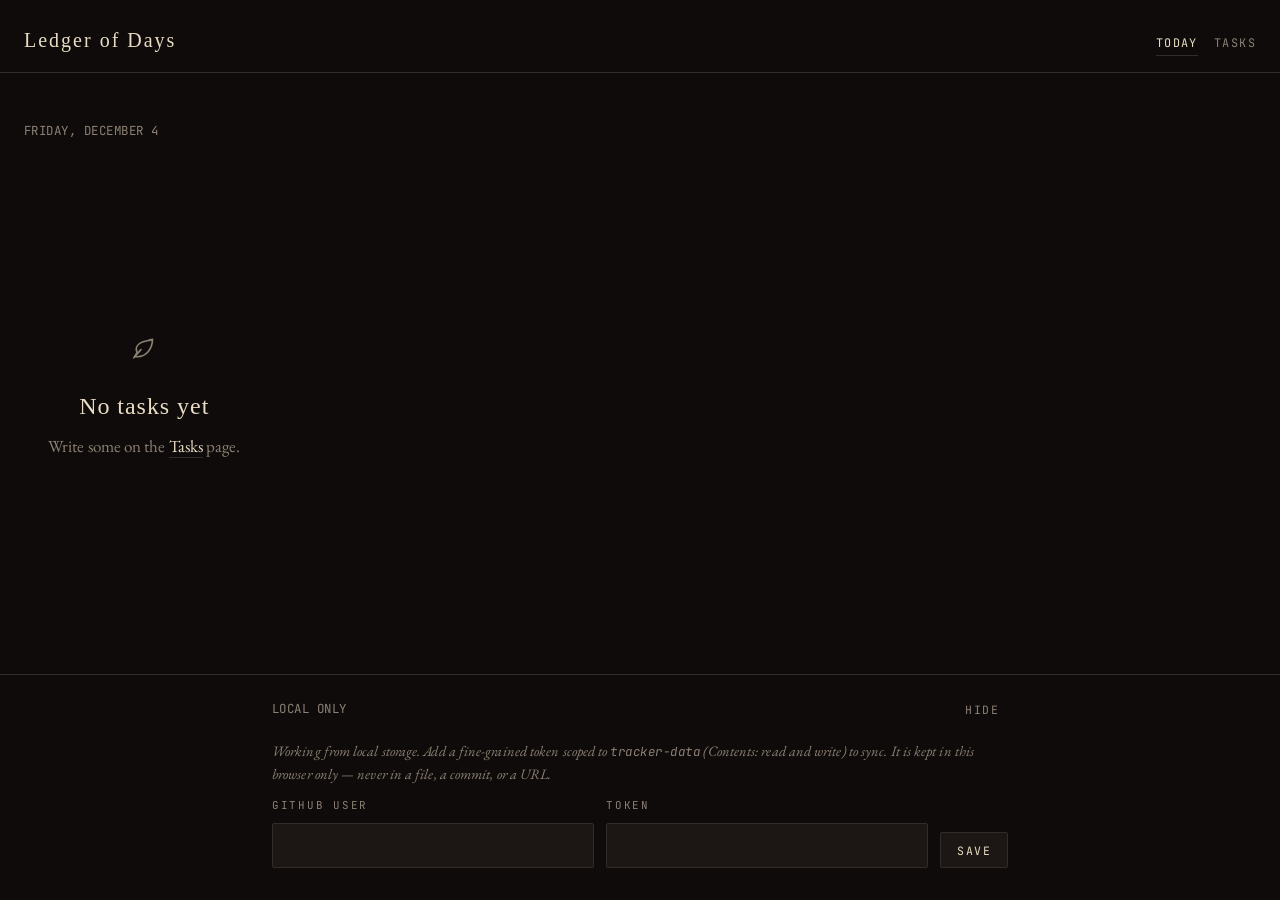
<file: index.html>
<!doctype html>
<html lang="en">
<head>
<meta charset="utf-8">
<meta name="viewport" content="width=device-width, initial-scale=1">
<title>Today &middot; Ledger of Days</title>
<meta name="color-scheme" content="dark">
<link rel="preconnect" href="https://fonts.googleapis.com">
<link rel="preconnect" href="https://fonts.gstatic.com" crossorigin>
<link rel="stylesheet" href="https://fonts.googleapis.com/css2?family=EB+Garamond:ital,wght@0,400;0,500;1,400&family=IM+Fell+English+SC&family=JetBrains+Mono:wght@400;500&display=swap">
<link rel="stylesheet" href="style.css?v=7d325351">
</head>
<body data-page="home">

<header class="masthead">
  <h1 class="masthead__title">Ledger of Days</h1>
  <nav class="masthead__nav">
    <a href="index.html" aria-current="page">Today</a>
    <a href="tasks.html">Tasks</a>
  </nav>
</header>

<p class="dateline mono" id="dateline"></p>

<main class="wrap">
  <div class="stage" id="stage"></div>
  <button class="sync-peek" id="syncPeek" type="button" hidden
          aria-controls="sync" aria-expanded="false" aria-label="Show sync details">
    <svg viewBox="0 0 24 24" fill="none" stroke="currentColor" stroke-width="1.5"
         stroke-linecap="round" stroke-linejoin="round" aria-hidden="true"><path d="m6 9 6 6 6-6"/></svg>
  </button>
  <aside class="kept" id="kept" hidden></aside>
</main>

<footer class="sync" id="sync"></footer>

<script src="app.js?v=b02cedce" defer></script>
</body>
</html>
</file>
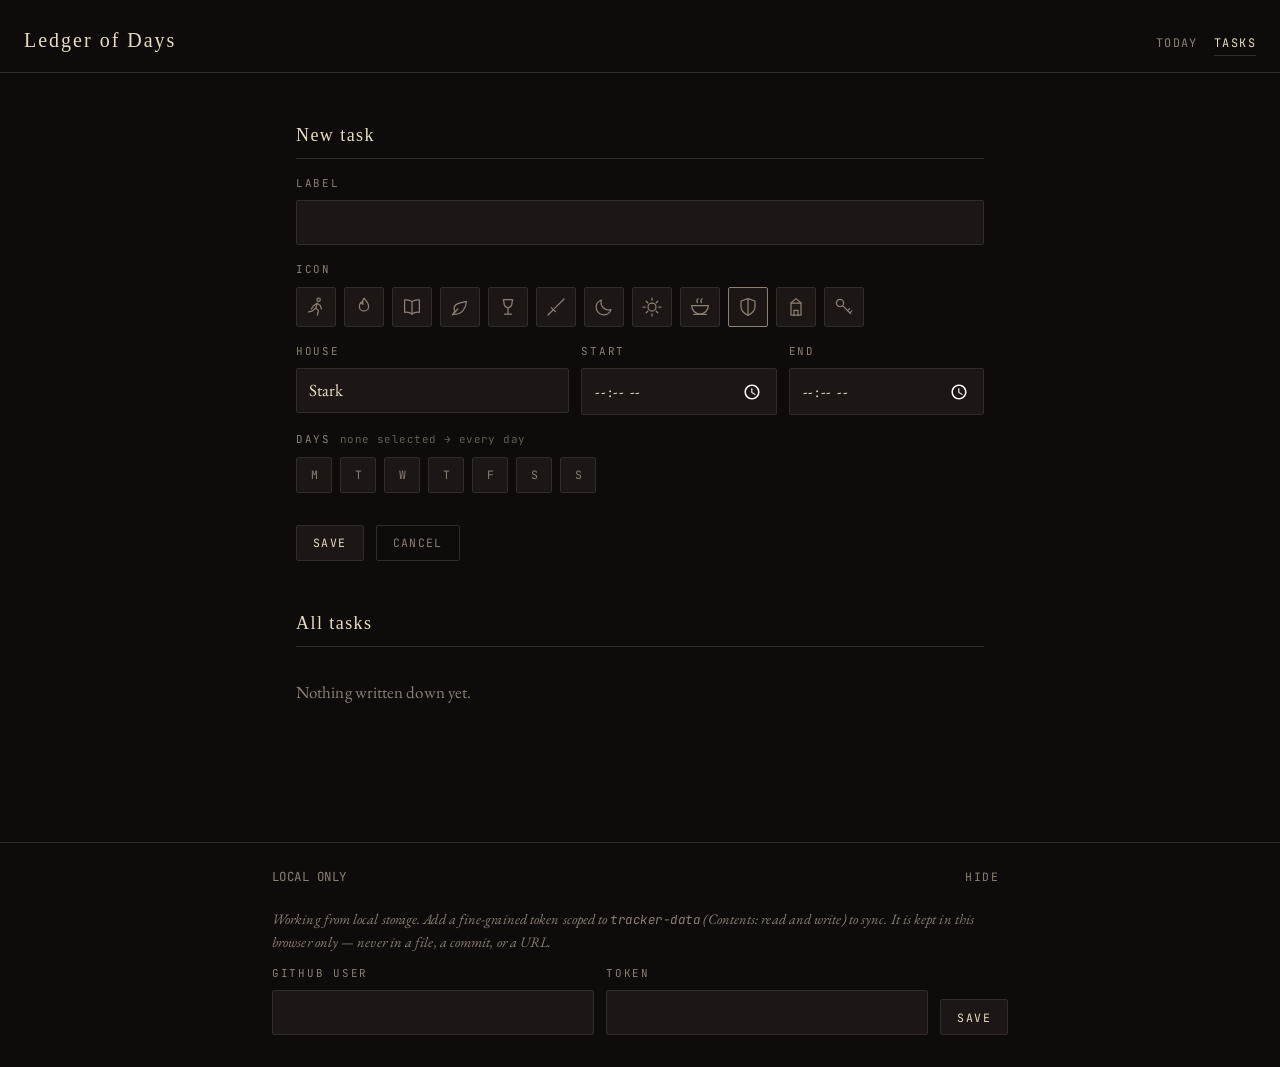
<file: tasks.html>
<!doctype html>
<html lang="en">
<head>
<meta charset="utf-8">
<meta name="viewport" content="width=device-width, initial-scale=1">
<title>Tasks &middot; Ledger of Days</title>
<meta name="color-scheme" content="dark">
<link rel="preconnect" href="https://fonts.googleapis.com">
<link rel="preconnect" href="https://fonts.gstatic.com" crossorigin>
<link rel="stylesheet" href="https://fonts.googleapis.com/css2?family=EB+Garamond:ital,wght@0,400;0,500;1,400&family=IM+Fell+English+SC&family=JetBrains+Mono:wght@400;500&display=swap">
<link rel="stylesheet" href="style.css?v=7d325351">
</head>
<body data-page="tasks">

<header class="masthead">
  <h1 class="masthead__title">Ledger of Days</h1>
  <nav class="masthead__nav">
    <a href="index.html">Today</a>
    <a href="tasks.html" aria-current="page">Tasks</a>
  </nav>
</header>

<main class="wrap wrap--wide">

  <section class="panel">
    <h2 class="panel__title" id="formTitle">New task</h2>
    <form class="form" id="taskForm" novalidate>
      <input type="hidden" id="f_id">

      <label class="field">
        <span class="field__label">Label</span>
        <input class="input" id="f_label" maxlength="60" autocomplete="off" required>
      </label>

      <fieldset class="field">
        <legend class="field__label">Icon</legend>
        <div class="picker" id="f_icon"></div>
      </fieldset>

      <div class="field field--split">
        <label>
          <span class="field__label">House</span>
          <select class="input" id="f_color"></select>
        </label>
        <label>
          <span class="field__label">Start</span>
          <input class="input mono" id="f_start" type="time" required>
        </label>
        <label>
          <span class="field__label">End</span>
          <input class="input mono" id="f_end" type="time" required>
        </label>
      </div>

      <fieldset class="field">
        <legend class="field__label">Days <em class="field__note">none selected &rarr; every day</em></legend>
        <div class="days" id="f_days"></div>
      </fieldset>

      <p class="form__error mono" id="f_error" role="alert"></p>

      <div class="form__actions">
        <button class="btn btn--primary" type="submit">Save</button>
        <button class="btn" type="button" id="f_cancel">Cancel</button>
      </div>
    </form>
  </section>

  <section class="panel">
    <h2 class="panel__title">All tasks</h2>
    <ul class="list" id="taskList"></ul>
  </section>

</main>

<footer class="sync" id="sync"></footer>

<script src="app.js?v=b02cedce" defer></script>
</body>
</html>
</file>
<file: style.css>
/* ---------------------------------------------------------------- tokens */

:root {
  --ash:       #0E0B0A;
  --iron:      #1C1715;
  --soot:      #332B27;
  --parchment: #E8DCC4;
  --dust:      #8C8074;

  --accent: var(--dust);

  --display: "IM Fell English SC", Georgia, serif;
  --body:    "EB Garamond", Georgia, serif;
  --mono:    "JetBrains Mono", ui-monospace, monospace;

  --r: 2px;
  --hair: 1px solid var(--soot);

  --s1: .25rem; --s2: .5rem;  --s3: .75rem; --s4: 1rem;
  --s5: 1.5rem; --s6: 2rem;   --s7: 3rem;   --s8: 4.5rem;
}

[data-house="targaryen"] { --accent: #B4131A; }
[data-house="stark"]     { --accent: #8FA3B0; }
[data-house="lannister"] { --accent: #C9A227; }
[data-house="tyrell"]    { --accent: #4E7A3E; }
[data-house="greyjoy"]   { --accent: #2E5D6B; }
[data-house="martell"]   { --accent: #C25A1E; }
[data-house="arryn"]     { --accent: #7FA8D9; }

/* ------------------------------------------------------------------ base */

*, *::before, *::after { box-sizing: border-box; }

html { -webkit-text-size-adjust: 100%; }

body {
  margin: 0;
  overflow-x: hidden;
  background: var(--ash);
  color: var(--parchment);
  font: 400 1.0625rem/1.6 var(--body);
  letter-spacing: .005em;
}

h1, h2, h3 { margin: 0; font-weight: 400; }
p { margin: 0; }
ul { margin: 0; padding: 0; list-style: none; }

a { color: var(--parchment); text-decoration: none; }

.mono { font-family: var(--mono); font-size: .78rem; letter-spacing: .04em; }

.visually-hidden {
  position: absolute; width: 1px; height: 1px;
  margin: -1px; padding: 0; overflow: hidden;
  clip: rect(0 0 0 0); white-space: nowrap;
}

:focus-visible { outline: 1px solid var(--accent); outline-offset: 2px; }

/* -------------------------------------------------------------- masthead */

.masthead {
  display: flex; align-items: baseline; justify-content: space-between;
  gap: var(--s4);
  padding: var(--s5) var(--s5) var(--s4);
  border-bottom: var(--hair);
}

.masthead__title {
  font-family: var(--display);
  font-size: 1.25rem;
  letter-spacing: .1em;
  color: var(--parchment);
}

.masthead__nav { display: flex; gap: var(--s4); }

.masthead__nav a {
  font-family: var(--mono);
  font-size: .74rem;
  letter-spacing: .12em;
  text-transform: uppercase;
  color: var(--dust);
  padding-bottom: 2px;
  border-bottom: 1px solid transparent;
}
.masthead__nav a:hover { color: var(--parchment); }
.masthead__nav a[aria-current="page"] {
  color: var(--parchment);
  border-bottom-color: var(--soot);
}

/* ----------------------------------------------------------------- shell */

.wrap {
  max-width: 34rem;
  margin: 0 auto;
  padding: var(--s7) var(--s5) var(--s8);
}
.wrap--wide { max-width: 46rem; }

/* Home runs down the left edge, in line with the masthead title, rather than
   floating in a centred column with the page's weight off to one side. */
[data-page="home"] .wrap { margin-left: 0; }

/* Home is short, so it sat at the top with the rest of the window empty below.
   The masthead stays put and the content takes the space that is left, centred
   in it. `flex: 1 1 auto` rather than a fixed height, so a window too small for
   the content grows and scrolls normally instead of clipping its own top. */
[data-page="home"] { min-height: 100vh; display: flex; flex-direction: column; }
[data-page="home"] .wrap {
  flex: 1 1 auto;
  display: flex; flex-direction: column; justify-content: center;
}

/* The polygon alone is centred on the viewport, not on its column. Its left
   edge starts at the wrap's padding, so shifting it by half the viewport less
   that padding and half its own width lands it dead centre. Nothing else on
   Home moves. */
[data-page="home"] .poly {
  margin-left: calc(50vw - var(--s5) - var(--poly-w) / 2);
}

/* The bar and its hint centre on the viewport too, under the polygon.

   They used to do it the way the polygon does — sized to their content, then
   pulled back by `translateX(-50%)`, since half of *your own* width is a thing
   only a transform can express. That worked until the piece stopped being torn
   down and rebuilt half a second after a click. A transform makes its element a
   composited layer, the content width changes with every task label, and a
   layer that resizes during a synchronous re-render leaves whatever now sticks
   out beyond its new box unpainted. The result was a ghost of the previous
   right-hand arrow, frozen mid-hover, sitting to the right of the real one.

   So: span the viewport at a width that never changes, and let the row centre
   its own children. `.wrap` on Home starts at the padding edge and its
   max-width only caps how far the *column* runs, so starting here and running
   `100vw - 2 * s5` lands both edges exactly on the viewport's margins. No
   transform, no layer, nothing to leave behind. */
[data-page="home"] .piece__bar,
[data-page="home"] .piece__hint {
  width: calc(100vw - 2 * var(--s5));
  justify-content: center;
  text-align: center;
}

/* Below this `.piece` takes on `var(--s4)` of padding, so these no longer start
   at the wrap's padding edge and the span above overshoots by exactly that,
   off the right-hand side. Same arithmetic, one more inset to subtract. */
@media (max-width: 34rem) {
  [data-page="home"] .piece__bar,
  [data-page="home"] .piece__hint {
    width: calc(100vw - 2 * var(--s5) - 2 * var(--s4));
  }
}

.dateline {
  color: var(--dust);
  text-transform: uppercase;
}
/* The date sits at the top left, under the masthead. It lives outside .wrap so
   the vertical centring there moves the illustration and not the date. */
[data-page="home"] .dateline {
  margin-bottom: 0;
  padding: var(--s7) var(--s5) 0;
}

/* ------------------------------------------------------------------ icon */

.icon {
  width: 1.5rem; height: 1.5rem;
  flex: none;
  color: var(--accent);
}
.icon--hero { width: 2.5rem; height: 2.5rem; }

/* ----------------------------------------------------------- the piece */

.stage { position: relative; }

/* One layer. No card, no surface, no rule beneath the art — the illustration
   sits directly on the page and the bar reads as part of it. */
.piece {
  position: relative;
  padding: 0;
}

/* The art carries the page, so give it room and a fixed square to sit in —
   a shifting box would make the facets jump on every re-render. */
.piece__art {
  display: grid; place-items: center start;
  padding: 0 0 var(--s5);
}
.poly {
  --poly-w: min(56vh, 20rem);
  width: var(--poly-w);
  max-width: 100%;
  aspect-ratio: 1;
  display: block;
  overflow: visible;
}

/* The loop: facets breathe out of phase, so the form never sits quite still.
   Opacity only — no glow, no filter. */
.poly polygon {
  animation: facet 5.2s ease-in-out infinite;
  animation-delay: calc(var(--i) * .09s);
}
/* Starts at full, because that is where a morph leaves off. Starting at .82
   made every facet dip the instant the transition handed back to the loop. */
@keyframes facet {
  0%, 100% { opacity: 1; }
  50%      { opacity: .82; }
}

/* The runner's limbs swing about their joints. The group carries the swing so
   the facets inside keep their own idle and shatter animations underneath;
   `view-box` puts transform-origin in the artwork's own 0..100 coordinates,
   which is where the shoulders and hips are. Opposite arm with opposite leg. */
.limb { transform-box: view-box; }

/* .72s per full cycle. At 1s it read as a march; a runner's cadence is quicker
   than the eye expects. Arms sweep 52deg, legs 58deg — the arms must swing the
   lesser of the two, or it turns into flailing.

   `linear`, not `ease-in-out`. With four keyframes, easing decelerates into
   every one of them, and four dead stops per cycle is a jig. A gait has no
   stops in it; the keyframes themselves carry the timing. */
.limb--armA { transform-origin: 58px 27px;   animation: arm-a   .72s linear infinite; }
.limb--armB { transform-origin: 51px 28px;   animation: arm-b   .72s linear infinite; }
.limb--legA { transform-origin: 55px 52px;   animation: hip-a   .72s linear infinite; }
.limb--legB { transform-origin: 47px 53px;   animation: hip-b   .72s linear infinite; }

/* The knee is the whole difference. A leg that swings rigid from the hip is a
   pendulum, and a pendulum reads as dancing. It folds hard through the recovery
   and extends as the foot comes down. Origins are the knees. */
.limb--legA-lower { transform-origin: 47px 67px;     animation: knee-a .72s linear infinite; }
.limb--legB-lower { transform-origin: 55.5px 67.7px; animation: knee-b .72s linear infinite; }

/* Rotations are RELATIVE to the drawn pose, which is itself mid-stride: the far
   leg reaching forward 30deg, the near leg trailing 28deg. So every keyframe is
   `drawn angle - wanted angle`, and 0deg means "as drawn", not "hanging down".
   Getting this wrong is what was broken — keyframes centred on zero swung each
   leg about the split it was already drawn at, so the legs only opened wider and
   narrower and never passed each other. A run is a scissor. The thigh gap now
   goes 58, -23, -58, 23 across the cycle: the legs cross twice, as they must.
   Negative swings the foot forward, positive back. */
@keyframes hip-a {
  0%, 100% { transform: rotate(0deg); }     /* trailing, toe about to leave */
  25%      { transform: rotate(-46deg); }   /* recovery — knee drives through */
  50%      { transform: rotate(-58deg); }   /* reaching forward for the strike */
  75%      { transform: rotate(-23deg); }   /* planted, body passing over it */
}
@keyframes hip-b {
  0%, 100% { transform: rotate(0deg); }
  25%      { transform: rotate(35deg); }
  50%      { transform: rotate(58deg); }
  75%      { transform: rotate(12deg); }
}

/* Nested inside the thigh, so these are flexion — how much the shin folds back
   from wherever the thigh currently points. The 70deg peak lands on the slot
   where the hip has already swung the knee forward; fold it while the thigh is
   still vertical and the heel just sweeps backward at hip height, which is a
   hurdle, not a stride. Knee forward + heel tucked is the recovery. */
@keyframes knee-a {
  0%, 100% { transform: rotate(0deg); }
  25%      { transform: rotate(70deg); }
  50%      { transform: rotate(-3deg); }
  75%      { transform: rotate(-13deg); }
}
@keyframes knee-b {
  0%, 100% { transform: rotate(0deg); }
  25%      { transform: rotate(-10deg); }
  50%      { transform: rotate(3deg); }
  75%      { transform: rotate(73deg); }
}

/* The elbow stays where it was drawn — a runner holds it fixed and swings from
   the shoulder, so there is nothing here to animate. */
@keyframes arm-a {
  0%, 100% { transform: rotate(0deg); }
  25%      { transform: rotate(23deg); }
  50%      { transform: rotate(52deg); }
  75%      { transform: rotate(29deg); }
}
@keyframes arm-b {
  0%, 100% { transform: rotate(0deg); }
  25%      { transform: rotate(-23deg); }
  50%      { transform: rotate(-52deg); }
  75%      { transform: rotate(-29deg); }
}

/* The body rises and falls twice per stride, and it has to agree with the legs:
   up when they are at full split and carrying nothing, down as one comes under
   the body and takes the weight. Half this cycle is one stride, so its 0% must
   line up with the limbs' 0% and 50% — the two split poses. Run it the other way
   round and the figure sinks as it leaps, which is the gliding, boneless look.

   Hooked on `.limb--legA`, not `.limb` — every subject has moving parts now,
   and a bobbing goblet is a spilled one. */
.poly:has(.limb--legA) { animation: bob .36s ease-in-out infinite; }
@keyframes bob {
  0%, 100% { transform: translateY(-1.8%); }  /* legs split, weight off both */
  50%      { transform: translateY(0); }      /* mid-stance, weight on one */
}
/* The morph runs on a flat SVG with no limb groups in it at all, so the bob and
   the limbs simply have nothing to attach to while a piece is rearranging.
   There is no class to suppress them with, and none needed. */

/* ---------------------------------------------------------------------------
   Every other subject moves too. One characteristic part each — the thing that
   would actually move if the object were in front of you — held slow and small.
   The runner is the exception above: it is a whole gait, not a detail.

   Periods are deliberately unrelated (2.3s, 3.4s, 5.8s, 11s...). Round numbers
   drift into sync with each other and with the 5.2s facet loop, and two things
   ticking together is the one thing that reads as a screensaver.

   Everything here is a transform or a group opacity, so it composes with the
   per-facet idle loop underneath rather than replacing it. */

/* Sun. Nine rays, so a ninth of a turn is 40deg and the loop closes on itself:
   it reads as one continuous rotation, never as a cycle restarting. */
.limb--rays { transform-origin: 50px 50px; animation: sun-turn 34s linear infinite; }
@keyframes sun-turn { to { transform: rotate(40deg); } }

/* Moon. Tips the way a thing hanging in the dark does. */
.limb--moonTip { transform-origin: 50px 50px; animation: moon-tip 11s ease-in-out infinite; }
@keyframes moon-tip {
  0%, 100% { transform: rotate(-4deg); }
  50%      { transform: rotate(4deg); }
}

/* Book. The leaf lifts and settles. Narrowing toward the spine is what a page
   turning does in profile — rotating it would only tilt the whole leaf. It
   holds still for most of the loop, because a page that turns continuously is
   a fan. */
.limb--leaf { transform-origin: 51px 48px; animation: leaf-turn 6.4s ease-in-out infinite; }
@keyframes leaf-turn {
  0%, 70%, 100% { transform: scaleX(1); }
  85%           { transform: scaleX(.78); }
}

/* Blade and shield are both planted point-down, so both swing from the point
   rather than the middle. The shield is the heavier of the two. */
.limb--blade  { transform-origin: 50px 92px; animation: blade-sway  7.6s ease-in-out infinite; }
.limb--shield { transform-origin: 50px 81px; animation: shield-rock 9.2s ease-in-out infinite; }
@keyframes blade-sway {
  0%, 100% { transform: rotate(-2.4deg); }
  50%      { transform: rotate(2.4deg); }
}
@keyframes shield-rock {
  0%, 100% { transform: rotate(-1.6deg); }
  50%      { transform: rotate(1.6deg); }
}

/* Tower. The pennant flaps; the masonry does not. Flapping is scaleX about the
   mast — the flag turns edge-on and back, which is the real motion. */
.limb--pennant { transform-origin: 51px 7px; animation: pennant 2.3s ease-in-out infinite; }
@keyframes pennant {
  0%, 100% { transform: scaleX(1)   translateY(0); }
  35%      { transform: scaleX(.62) translateY(.5px); }
  70%      { transform: scaleX(.88) translateY(-.4px); }
}

/* Flame. Two tongues wavering inside a silhouette that holds still, at rates
   that do not divide into each other, or the whole thing pulses like a heart. */
.limb--flameMid  { transform-origin: 50px 74px; animation: waver-a 1.9s ease-in-out infinite; }
.limb--flameCore { transform-origin: 50px 71px; animation: waver-b 1.3s ease-in-out infinite; }
@keyframes waver-a {
  0%, 100% { transform: scaleY(1)    skewX(0deg); }
  30%      { transform: scaleY(1.07) skewX(-3deg); }
  65%      { transform: scaleY(.95)  skewX(2.4deg); }
}
@keyframes waver-b {
  0%, 100% { transform: scaleY(1)    skewX(0deg); }
  40%      { transform: scaleY(1.12) skewX(3.4deg); }
  75%      { transform: scaleY(.93)  skewX(-2deg); }
}

/* Piano. Two keys struck off the beat. They travel about a unit — a key you can
   watch descend is a trapdoor; the strike should be quicker than the eye. */
.limb--keyA { animation: press 3.1s ease-out infinite; }
.limb--keyB { animation: press 3.1s ease-out infinite 1.15s; }
@keyframes press {
  0%, 10%, 100% { transform: translateY(0); }
  3%            { transform: translateY(1.3px); }
}

/* Goblet. The cup tips and the wine keeps its own level — turning the surface
   about the bowl's centre is the whole trick. */
.limb--wine { transform-origin: 50px 28px; animation: slosh 5.8s ease-in-out infinite; }
@keyframes slosh {
  0%, 100% { transform: rotate(-2.6deg); }
  50%      { transform: rotate(2.6deg); }
}

/* Bowl. Steam: rises, thins, gone. Group opacity multiplies with the facet
   loop underneath instead of overriding it, which is what the split is for.
   The second wisp is half a period behind so they do not pump together. */
.limb--steamA { animation: rise 4.2s ease-out infinite; }
.limb--steamB { animation: rise 4.2s ease-out infinite 2.1s; }
@keyframes rise {
  0%   { transform: translateY(3px)  scaleY(.7);  opacity: 0; }
  30%  { opacity: .9; }
  100% { transform: translateY(-9px) scaleY(1.3); opacity: 0; }
}

/* Quill. Writing works from the nib, so that is where it turns. */
.limb--quill { transform-origin: 15px 85px; animation: write 3.4s ease-in-out infinite; }
@keyframes write {
  0%, 100% { transform: rotate(0deg)    translateX(0); }
  25%      { transform: rotate(2.2deg)  translateX(-1px); }
  60%      { transform: rotate(-1.6deg) translateX(1.4px); }
}

/* Monitor. A caret, and nothing else — it is the one mark on a screen that says
   someone is working here. Snapped, not faded: carets do not dissolve. */
.limb--caret { animation: caret 1.06s linear infinite; }
@keyframes caret {
  0%, 49.9%  { opacity: 1; }
  50%, 100%  { opacity: 0; }
}

/* Speaking face. The jaw hinges at the ear. Timing is the whole thing here:
   an even open-and-shut is chewing, so the amplitudes and the gaps between
   them are uneven, and the loop ends on a held close — the breath between two
   sentences. Rest is 0deg, so the drawn pose and the reduced-motion one are a
   shut mouth. */
.limb--jaw { transform-origin: 42px 50px; animation: speak 2.7s ease-in-out infinite; }
@keyframes speak {
  0%   { transform: rotate(0deg); }
  7%   { transform: rotate(7deg); }
  15%  { transform: rotate(1.5deg); }
  24%  { transform: rotate(5.5deg); }
  32%  { transform: rotate(1deg); }
  43%  { transform: rotate(8deg); }
  52%  { transform: rotate(2deg); }
  60%  { transform: rotate(4.5deg); }
  68%  { transform: rotate(1deg); }
  76%  { transform: rotate(6deg); }
  84%, 100% { transform: rotate(0deg); }
}

/* Key. Turning in a lock, back and forth about the bow. */
.limb--keyTurn { transform-origin: 32px 30px; animation: key-turn 6.6s ease-in-out infinite; }
@keyframes key-turn {
  0%, 100% { transform: rotate(-7deg); }
  50%      { transform: rotate(7deg); }
}

/* Changing task rearranges the piece in place — the facets travel to the next
   subject's layout rather than scattering and being replaced. That is all done
   in `morphArt`, by rewriting `points` frame by frame; a polygon's geometry is
   not a CSS property, so there is nothing here to animate.

   After `.poly polygon`, so it wins the equal-specificity tie: the idle breath
   is held while they travel. Two kinds of movement at once on the same facet
   reads as neither. */
.poly--morph polygon { animation: none; opacity: 1; }

.piece__bar {
  display: flex; align-items: center; gap: var(--s3);
  padding-top: var(--s2);
}

.piece__nav {
  flex: none;
  width: 2.5rem; height: 2.5rem;
  display: grid; place-items: center;
  font-size: 1rem;
  color: var(--dust);
  background: none;
  border: var(--hair);
  border-radius: 50%;
  cursor: pointer;
}
.piece__nav:hover:not([disabled]) { color: var(--parchment); border-color: var(--accent); }
.piece__nav[disabled] { opacity: .3; cursor: default; }

/* Sized to its content, not stretched — stretching pushed the two arrows to
   opposite ends of the column with a gap of nothing between them. */
.piece__id { flex: 0 1 auto; min-width: 0; display: flex; align-items: center; gap: var(--s3); }

.piece__n {
  flex: none;
  font-size: 1.5rem; line-height: 1;
  color: var(--parchment);
}
.piece__of { font-size: .7rem; color: var(--dust); }
.piece__rule { flex: none; width: 1px; align-self: stretch; background: var(--soot); }
.piece__text { min-width: 0; }

.piece__label {
  font-family: var(--display);
  font-size: clamp(1.25rem, 5vw, 1.875rem);
  line-height: 1.1;
  letter-spacing: .03em;
  overflow: hidden; text-overflow: ellipsis; white-space: nowrap;
}
.piece__meta { font-size: .72rem; letter-spacing: .04em; color: var(--dust); margin-top: 2px; }

/* Tasks reached only by paging past today's are marked as not today's work. */
.stage[data-scope="all"] .piece__meta { font-style: italic; }

.piece__hint {
  margin-top: var(--s3);
  font-family: var(--mono);
  font-size: .64rem;
  letter-spacing: .12em;
  text-transform: uppercase;
  color: var(--dust);
  opacity: .55;
  text-align: center;
}

@media (prefers-reduced-motion: reduce) {
  .poly,
  .poly polygon { animation: none; opacity: 1; transform: none; }
  .limb { animation: none; transform: none; }
}

/* checkmark — appears the instant the write lands */

.check {
  position: absolute;
  top: var(--s4); right: var(--s4);
  width: 1.5rem; height: 1.5rem;
  color: var(--accent);
  opacity: 0;
  animation: check-in .18s ease-out forwards;
}
@keyframes check-in {
  from { opacity: 0; transform: scale(.7); }
  to   { opacity: 1; transform: none; }
}

/* ------------------------------------------------------------ empty/done */

/* Same single layer as the piece it stands in for. */
.state {
  padding: var(--s7) var(--s5);
  text-align: center;
}
.state .icon { margin: 0 auto var(--s4); width: 2rem; height: 2rem; color: var(--dust); }
.state__title {
  font-family: var(--display);
  font-size: 1.5rem;
  letter-spacing: .04em;
}
.state__body { color: var(--dust); margin-top: var(--s2); }
.state__body a { border-bottom: 1px solid var(--soot); }

/* -------------------------------------------------------- completion  */

/* The task steps aside, briefly, so the eye can follow it to the corner. */
.fade-out { animation: fade-out .34s ease-in forwards; }
@keyframes fade-out { to { opacity: 0; transform: translateY(4px); } }

@media (prefers-reduced-motion: reduce) {
  .fade-out { animation: none; opacity: 0; }
}

/* ----------------------------------------------------------- tasks page  */

.panel { margin-bottom: var(--s7); }

.panel__title {
  font-family: var(--display);
  font-size: 1.125rem;
  letter-spacing: .08em;
  padding-bottom: var(--s2);
  margin-bottom: var(--s4);
  border-bottom: var(--hair);
}

.form { display: flex; flex-direction: column; gap: var(--s4); }

.field { margin: 0; padding: 0; border: 0; min-width: 0; }

.field--split {
  display: grid;
  grid-template-columns: 1.4fr 1fr 1fr;
  gap: var(--s3);
}
.field--split label { display: block; min-width: 0; }

.field__label {
  display: block;
  font-family: var(--mono);
  font-size: .68rem;
  letter-spacing: .16em;
  text-transform: uppercase;
  color: var(--dust);
  margin-bottom: var(--s2);
  padding: 0;
}
.field__note {
  font-style: normal;
  text-transform: none;
  letter-spacing: .04em;
  opacity: .7;
}

.input {
  width: 100%;
  background: var(--iron);
  color: var(--parchment);
  border: var(--hair);
  border-radius: var(--r);
  padding: var(--s2) var(--s3);
  font: inherit;
  min-height: 2.375rem;
}
.input:focus { border-color: var(--dust); }
select.input { appearance: none; }

/* Unfinished or rejected field. Border and label only — no glow. */
.input[aria-invalid="true"],
.input[aria-invalid="true"]:focus { border-color: #C25A1E; }
label:has(.input[aria-invalid="true"]) .field__label { color: #C25A1E; }

.picker { display: flex; flex-wrap: wrap; gap: var(--s2); }

.picker button, .days button {
  background: var(--iron);
  border: var(--hair);
  border-radius: var(--r);
  color: var(--dust);
  cursor: pointer;
  padding: 0;
  font: inherit;
}
.picker button {
  width: 2.5rem; height: 2.5rem;
  display: grid; place-items: center;
}
.picker button .icon { color: currentColor; }
.picker button:hover, .days button:hover { color: var(--parchment); }
.picker button[aria-pressed="true"] {
  color: var(--accent);
  border-color: var(--accent);
}

.days { display: flex; gap: var(--s2); }
.days button {
  width: 2.25rem; height: 2.25rem;
  font-family: var(--mono);
  font-size: .72rem;
}
.days button[aria-pressed="true"] {
  color: var(--parchment);
  border-color: var(--dust);
}

.form__error { color: #C25A1E; min-height: 1.1rem; }
.form__error:empty { min-height: 0; }

.form__actions { display: flex; gap: var(--s3); }

.btn {
  background: none;
  border: var(--hair);
  border-radius: var(--r);
  color: var(--dust);
  font-family: var(--mono);
  font-size: .72rem;
  letter-spacing: .12em;
  text-transform: uppercase;
  padding: var(--s2) var(--s4);
  min-height: 2.25rem;
  cursor: pointer;
}
.btn:hover { color: var(--parchment); border-color: var(--dust); }
.btn--primary { color: var(--parchment); background: var(--iron); }
.btn--quiet { border-color: transparent; padding: var(--s1) var(--s2); }

.list .item {
  border: var(--hair);
  border-top: 0;
}
.list .item:first-child { border-top: var(--hair); }
.list .item--open { background: var(--iron); }

.item__row {
  display: flex; align-items: center; gap: var(--s3);
  padding: var(--s3) var(--s4);
  cursor: pointer;
}

/* The label is the history handle — a real button, so it carries aria-expanded
   and reaches the keyboard. It must not look like one. */
.item__toggle {
  flex: 1 1 auto; min-width: 0;
  display: block; text-align: left;
  background: none; border: 0; padding: 0;
  color: inherit; font: inherit; cursor: pointer;
}
.item__label {
  display: block;
  font-family: var(--display);
  font-size: 1.0625rem;
  letter-spacing: .02em;
  overflow: hidden; text-overflow: ellipsis; white-space: nowrap;
}
.item__toggle:hover .item__label { color: var(--accent); }

.item__window { font-family: var(--mono); font-size: .72rem; color: var(--dust); flex: none; }
.item__days   { font-family: var(--mono); font-size: .72rem; color: var(--dust); flex: none; letter-spacing: .1em; }
.item__days b { color: var(--parchment); font-weight: 500; }
.item__actions { display: flex; gap: var(--s1); flex: none; }

.empty { color: var(--dust); padding: var(--s4) 0; }

/* --------------------------------------------------------- task history */

.history {
  padding: var(--s3) var(--s4) var(--s4);
  border-top: var(--hair);
  display: flex; flex-direction: column; gap: var(--s3);
}

.history__bar { display: flex; align-items: center; gap: var(--s2); }
.history__month {
  font-family: var(--display); font-size: .95rem; letter-spacing: .04em;
  min-width: 9rem;
}
.history__tally { margin-left: auto; font-size: .72rem; color: var(--dust); }
.history__legend { font-size: .68rem; color: var(--dust); }
.history__note { font-size: .8rem; font-style: italic; color: var(--dust); }
.btn[disabled] { opacity: .3; cursor: default; }
.btn[disabled]:hover { color: var(--dust); border-color: transparent; }

.cal, .cal__head {
  display: grid;
  grid-template-columns: repeat(7, 1fr);
  gap: 2px;
  max-width: 24rem;
  list-style: none;
}
.cal__head {
  font-size: .62rem; color: var(--dust); letter-spacing: .1em;
  text-align: center;
}

.cal__day {
  position: relative;
  aspect-ratio: 1;
  display: flex; flex-direction: column;
  align-items: center; justify-content: center; gap: 1px;
  border: 1px solid transparent;
  border-radius: 2px;
  color: var(--dust);
}
.cal__n    { font-size: .58rem; line-height: 1; opacity: .55; }
.cal__mark { font-size: .8rem;  line-height: 1; }

/* State is carried by the glyph first; colour only reinforces it. */
.cal__day--done   { border-color: var(--accent); color: var(--accent); }
.cal__day--missed { border-color: var(--soot); color: #8C6A5E; }
.cal__day--today  { border-color: var(--dust); color: var(--parchment); }
.cal__day--off    { opacity: .35; }
.cal__day--future { opacity: .25; }
.cal__day--unknown { border: 1px dashed var(--soot); opacity: .5; }

@media (max-width: 34rem) {
  .history__month { min-width: 7rem; font-size: .85rem; }
  .history__tally { width: 100%; margin: 0; order: 4; }
  .history__bar { flex-wrap: wrap; }
}

/* ------------------------------------------------------------ kept today */

.kept {
  position: fixed;
  right: var(--s5); bottom: var(--s5);
  z-index: 5;
  width: 14rem;
  max-width: calc(100vw - 2 * var(--s5));
  padding: var(--s3);
  background: var(--iron);
  border: var(--hair);
  border-radius: 2px;
  display: flex; flex-direction: column; gap: var(--s2);
}
/* `hidden` loses to `display: flex` without this. */
.kept[hidden] { display: none; }

.kept__title {
  font-family: var(--display);
  font-size: .72rem; letter-spacing: .14em; text-transform: uppercase;
  color: var(--dust);
}

.kept__list {
  list-style: none;
  display: flex; flex-direction: column; gap: 1px;
  max-height: 40vh; overflow-y: auto;
}

.kept__item { display: flex; align-items: center; gap: var(--s2); color: var(--accent); }
.kept__item .icon { width: 1rem; height: 1rem; flex: none; }

.kept__label {
  flex: 1 1 auto; min-width: 0;
  font-size: .85rem; color: var(--dust);
  text-decoration: line-through;
  text-decoration-color: var(--soot);
  overflow: hidden; text-overflow: ellipsis; white-space: nowrap;
}
.kept__undo { flex: none; padding: 2px var(--s1); font-size: .95rem; line-height: 1; }
.kept__item:hover .kept__label { color: var(--parchment); }

/* Floating over a narrow screen would cover the task it is reporting on. */
@media (max-width: 34rem) {
  .kept {
    position: static;
    width: auto; max-width: none;
    margin-top: var(--s5);
  }
}

/* ------------------------------------------------------------------ sync */

.sync {
  border-top: var(--hair);
  padding: var(--s4) var(--s5) var(--s6);
}
.sync__inner { max-width: 46rem; margin: 0 auto; display: flex; flex-direction: column; gap: var(--s3); }

/* status and the drawer handle share one row; the status never collapses */
.sync__bar { display: flex; align-items: center; justify-content: space-between; gap: var(--s3); }
.sync__toggle { flex: none; }
.sync__status:empty { display: none; }

.sync__body {
  display: flex; flex-direction: column; gap: var(--s3);
  overflow: hidden;
}
.sync--collapsed .sync__body { display: none; }
.sync--collapsed { padding-bottom: var(--s3); }

/* Collapsed on Home means gone — no status line, no handle, no rule. */
.sync--gone { display: none; }

/* The way back: a small chevron that appears only while the bar is gone. */
/* Inside the left-aligned column now, so `auto` would centre it on the column
   rather than the page. Half its own 2rem width is 1rem. */
.sync-peek {
  display: grid; place-items: center;
  width: 2rem; height: 2rem;
  margin: var(--s5) 0 0 calc(50vw - var(--s5) - 1rem);
  color: var(--dust);
  background: none;
  border: var(--hair);
  border-radius: 50%;
  cursor: pointer;
}
.sync-peek[hidden] { display: none; }
.sync-peek:hover { color: var(--parchment); border-color: var(--dust); }
.sync-peek svg { width: .875rem; height: .875rem; }

.sync__row { display: flex; flex-wrap: wrap; align-items: flex-end; gap: var(--s3); }
.sync__row label { flex: 1 1 12rem; min-width: 0; }

.sync__status {
  color: var(--dust);
  text-transform: uppercase;
}
.sync__note { color: var(--dust); font-size: .9rem; font-style: italic; }

@media (max-width: 34rem) {
  .field--split { grid-template-columns: 1fr 1fr; }
  .field--split label:first-child { grid-column: 1 / -1; }
  .item__days { display: none; }
  .piece { padding: var(--s4); }
  .piece__nav { width: 2.125rem; height: 2.125rem; }
  .days button { width: 2rem; }
}
</file>
